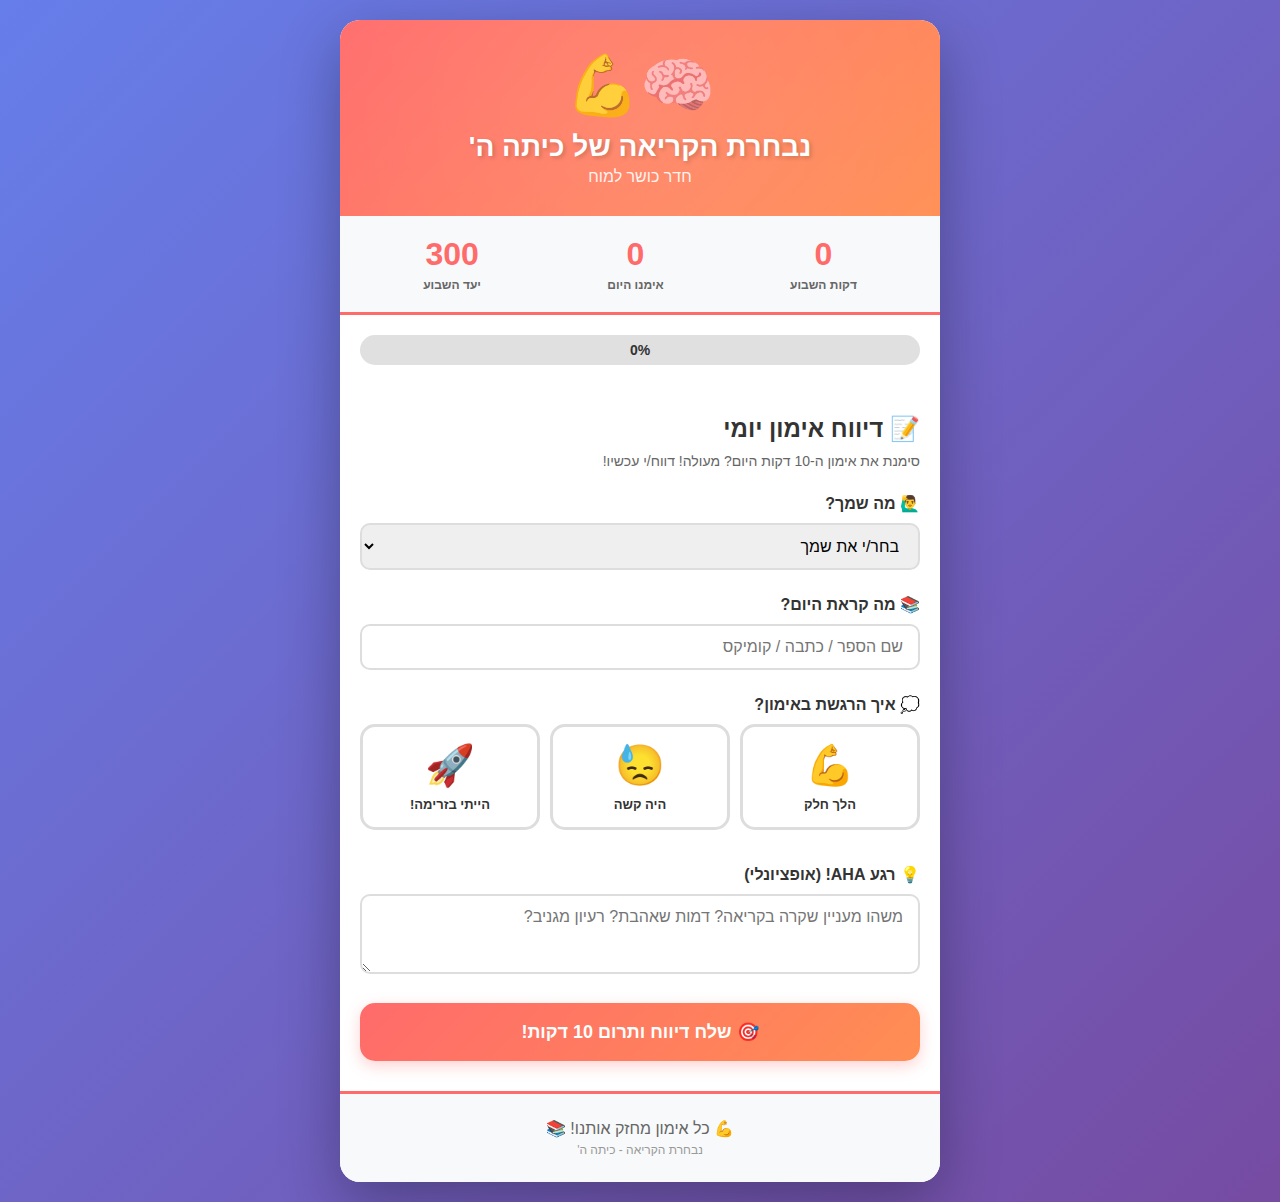
<file: index.html>
<!DOCTYPE html>
<html lang="he" dir="rtl">
<head>
    <meta charset="UTF-8">
    <meta name="viewport" content="width=device-width, initial-scale=1.0">
    <title>נבחרת הקריאה - כיתה ה'</title>
    <link rel="stylesheet" href="style.css">
<link rel="apple-touch-icon" href="icon-180.png">
<link rel="manifest" href="manifest.json">
<meta name="mobile-web-app-capable" content="yes">
<meta name="apple-mobile-web-app-capable" content="yes">
<meta name="apple-mobile-web-app-title" content="קריאה">
<meta name="theme-color" content="#FF6B6B">
</head>
<body>
    <div class="container">
        <!-- Header Section -->
        <header class="header">
            <div class="logo">🧠💪</div>
            <h1>נבחרת הקריאה של כיתה ה'</h1>
            <p class="subtitle">חדר כושר למוח</p>
        </header>

        <!-- Stats Banner -->
        <div class="stats-banner">
            <div class="stat-item">
                <div class="stat-number" id="totalMinutes">0</div>
                <div class="stat-label">דקות השבוע</div>
            </div>
            <div class="stat-item">
                <div class="stat-number" id="todayReaders">0</div>
                <div class="stat-label">אימנו היום</div>
            </div>
            <div class="stat-item">
                <div class="stat-number" id="weeklyGoal">300</div>
                <div class="stat-label">יעד השבוע</div>
            </div>
        </div>

        <!-- Progress Bar -->
        <div class="progress-container">
            <div class="progress-bar" id="progressBar"></div>
            <div class="progress-text" id="progressText">0%</div>
        </div>

        <!-- Main Form -->
        <div class="form-container">
            <h2>📝 דיווח אימון יומי</h2>
            <p class="form-description">סימנת את אימון ה-10 דקות היום? מעולה! דווח/י עכשיו!</p>

            <form id="readingForm">
                <!-- Student Name -->
                <div class="form-group">
                    <label for="studentName">🙋‍♂️ מה שמך?</label>
                    <select id="studentName" name="studentName" required>
                    <option value="">בחר/י את שמך</option>
                    <option value="אבא נועה">אבא נועה</option>
                    <option value="אבידר ליה">אבידר ליה</option>
                    <option value="אדר הר לב">אדר הר לב</option>
                    <option value="אמיגה רומי">אמיגה רומי</option>
                    <option value="אראל יונתן">אראל יונתן</option>
                    <option value="בניהו עומר">בניהו עומר</option>
                    <option value="ברנדשטטר בן">ברנדשטטר בן</option>
                    <option value="הראל אביגיל">הראל אביגיל</option>
                    <option value="וולפשטיין הילי">וולפשטיין הילי</option>
                    <option value="ווישלו דניאל">ווישלו דניאל</option>
                    <option value="זק רותם">זק רותם</option>
                    <option value="חביב מישל">חביב מישל</option>
                    <option value="חזות מילי">חזות מילי</option>
                    <option value="כהן אנה שרה">כהן אנה שרה</option>
                    <option value="כהן גיל">כהן גיל</option>
                    <option value="לדרמן מיכאל">לדרמן מיכאל</option>
                    <option value="לוי הילה">לוי הילה</option>
                    <option value="לוי קינן דויד">לוי קינן דויד</option>
                    <option value="מאור שי">מאור שי</option>
                    <option value="נעים דריה">נעים דריה</option>
                    <option value="פורר יאיר">פורר יאיר</option>
                    <option value="רבינוביץ רומי">רבינוביץ רומי</option>
                    <option value="רוזן עומר">רוזן עומר</option>
                    <option value="שטרית ארד">שטרית ארד</option>
                    <option value="שקלים רוי">שקלים רוי</option>
                    <option value="שרייבר קרני">שרייבר קרני</option>
                    <option value="תורגמן מתן">תורגמן מתן</option>
                    <option value="תורגמן מתן">רום-אמסילי גלי</option>
                        <!-- Add all student names here -->
                    </select>
                </div>

                <!-- What did you read -->
                <div class="form-group">
                    <label for="readingMaterial">📚 מה קראת היום?</label>
                    <input type="text" id="readingMaterial" name="readingMaterial" 
                           placeholder="שם הספר / כתבה / קומיקס" required>
                </div>

                <!-- How did it feel -->
                <div class="form-group">
                    <label>💭 איך הרגשת באימון?</label>
                    <div class="feeling-options">
                        <label class="feeling-card">
                            <input type="radio" name="feeling" value="easy" required>
                            <div class="feeling-content">
                                <div class="feeling-emoji">💪</div>
                                <div class="feeling-text">הלך חלק</div>
                            </div>
                        </label>
                        <label class="feeling-card">
                            <input type="radio" name="feeling" value="hard" required>
                            <div class="feeling-content">
                                <div class="feeling-emoji">😓</div>
                                <div class="feeling-text">היה קשה</div>
                            </div>
                        </label>
                        <label class="feeling-card">
                            <input type="radio" name="feeling" value="flow" required>
                            <div class="feeling-content">
                                <div class="feeling-emoji">🚀</div>
                                <div class="feeling-text">הייתי בזרימה!</div>
                            </div>
                        </label>
                    </div>
                </div>

                <!-- Optional AHA moment -->
                <div class="form-group">
                    <label for="ahaмомент">💡 רגע AHA! (אופציונלי)</label>
                    <textarea id="ahaMoment" name="ahaMoment" 
                              placeholder="משהו מעניין שקרה בקריאה? דמות שאהבת? רעיון מגניב?"></textarea>
                </div>

                <!-- Submit Button -->
                <button type="submit" class="submit-btn" id="submitBtn">
                    <span class="btn-text">🎯 שלח דיווח ותרום 10 דקות!</span>
                </button>
            </form>
        </div>

        <!-- Success Message -->
        <div class="success-message" id="successMessage">
            <div class="success-content">
                <div class="success-icon">🎉</div>
                <h2>כל הכבוד!</h2>
                <p>תרמת <strong>10 דקות</strong> לנבחרת!</p>
                <p class="success-subtitle">המורה תעדכן את לוח התוצאות בקרוב.</p>
                <button class="close-btn" onclick="closeSuccessMessage()">סגור</button>
            </div>
        </div>

        <!-- Footer -->
        <footer class="footer">
            <p>💪 כל אימון מחזק אותנו! 📚</p>
            <p class="footer-small">נבחרת הקריאה - כיתה ה'</p>
        </footer>
    </div>

    <script src="script.js"></script>
</body>
</html>
</file>
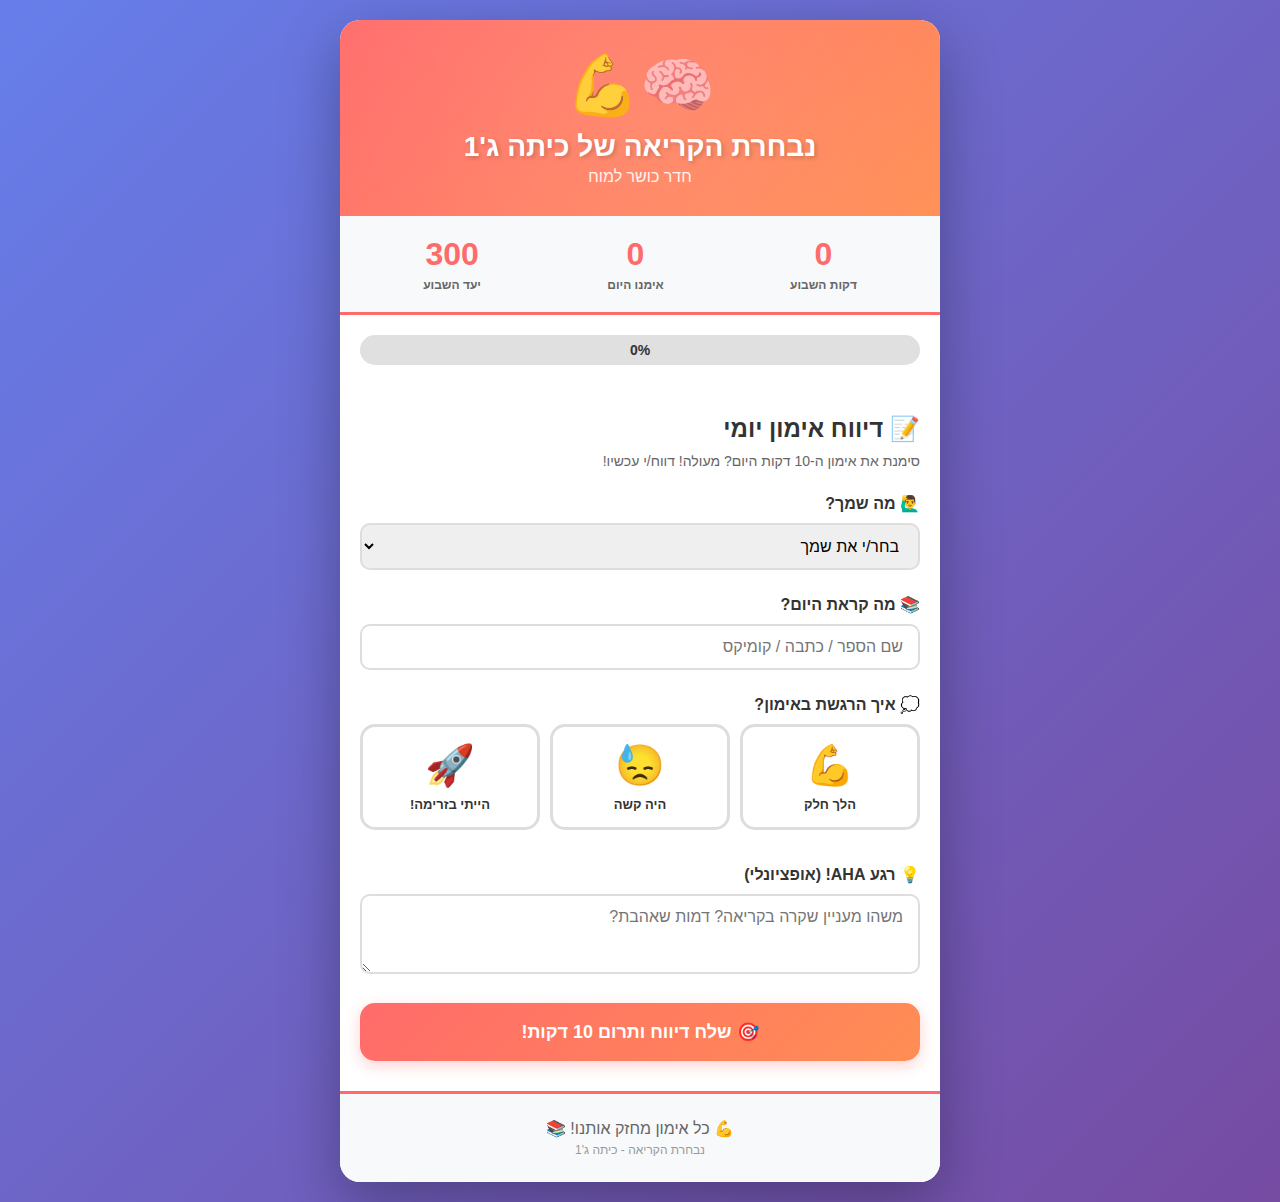
<file: tracker-g1/index.html>
<!DOCTYPE html>
<html lang="he" dir="rtl">
<head>
    <meta charset="UTF-8">
    <meta name="viewport" content="width=device-width, initial-scale=1.0">
    <title>נבחרת הקריאה - כיתה ג'1</title>
    <link rel="stylesheet" href="../style.css">
    <style>
        /* תיקון קטן כדי שהעיצוב יעבוד גם בתיקייה פנימית */
        body { background-color: #f3f4f6; }
    </style>
</head>
<body>
    <div class="container">
        <header class="header">
            <div class="logo">🧠💪</div>
            <h1>נבחרת הקריאה של כיתה ג'1</h1>
            <p class="subtitle">חדר כושר למוח</p>
        </header>

        <div class="stats-banner">
            <div class="stat-item">
                <div class="stat-number" id="totalMinutes">0</div>
                <div class="stat-label">דקות השבוע</div>
            </div>
            <div class="stat-item">
                <div class="stat-number" id="todayReaders">0</div>
                <div class="stat-label">אימנו היום</div>
            </div>
            <div class="stat-item">
                <div class="stat-number" id="weeklyGoal">300</div>
                <div class="stat-label">יעד השבוע</div>
            </div>
        </div>

        <div class="progress-container">
            <div class="progress-bar" id="progressBar"></div>
            <div class="progress-text" id="progressText">0%</div>
        </div>

        <div class="form-container">
            <h2>📝 דיווח אימון יומי</h2>
            <p class="form-description">סימנת את אימון ה-10 דקות היום? מעולה! דווח/י עכשיו!</p>

            <form id="readingForm">
                <div class="form-group">
                    <label for="studentName">🙋‍♂️ מה שמך?</label>
                    <select id="studentName" name="studentName" required>
                        <option value="">בחר/י את שמך</option>
                        <option value="אביגיל בן אבי">אביגיל בן אבי</option>
                        <option value="אדם ברגר">אדם ברגר</option>
                        <option value="אופיר זיו">אופיר זיו</option>
                        <option value="אופיר כהנים">אופיר כהנים</option>
                        <option value="אופיר שמאלוב">אופיר שמאלוב</option>
                        <option value="אמילי סנדלר">אמילי סנדלר</option>
                        <option value="ארז פריטש-רייף">ארז פריטש-רייף</option>
                        <option value="בר רוזן">בר רוזן</option>
                        <option value="גיא אליהו">גיא אליהו</option>
                        <option value="היילי פלקסי">היילי פלקסי</option>
                        <option value="יהונתן פלד">יהונתן פלד</option>
                        <option value="לי ניב">לי ניב</option>
                        <option value="ליאור קריבושי">ליאור קריבושי</option>
                        <option value="ליה רון">ליה רון</option>
                        <option value="מיה טמבור">מיה טמבור</option>
                        <option value="מיה פרלן">מיה פרלן</option>
                        <option value="נטע ורון">נטע ורון</option>
                        <option value="נינה מירקין">נינה מירקין</option>
                        <option value="עידו אביטל">עידו אביטל</option>
                        <option value="פלג אילוז הורוביץ">פלג אילוז הורוביץ</option>
                        <option value="רוי בר לב">רוי בר לב</option>
                        <option value="רוי גינדי לוי">רוי גינדי לוי</option>
                        <option value="שחר מאורי">שחר מאורי</option>
                    </select>
                </div>

                <div class="form-group">
                    <label for="readingMaterial">📚 מה קראת היום?</label>
                    <input type="text" id="readingMaterial" name="readingMaterial" 
                           placeholder="שם הספר / כתבה / קומיקס" required>
                </div>

                <div class="form-group">
                    <label>💭 איך הרגשת באימון?</label>
                    <div class="feeling-options">
                        <label class="feeling-card">
                            <input type="radio" name="feeling" value="easy" required>
                            <div class="feeling-content">
                                <div class="feeling-emoji">💪</div>
                                <div class="feeling-text">הלך חלק</div>
                            </div>
                        </label>
                        <label class="feeling-card">
                            <input type="radio" name="feeling" value="hard" required>
                            <div class="feeling-content">
                                <div class="feeling-emoji">😓</div>
                                <div class="feeling-text">היה קשה</div>
                            </div>
                        </label>
                        <label class="feeling-card">
                            <input type="radio" name="feeling" value="flow" required>
                            <div class="feeling-content">
                                <div class="feeling-emoji">🚀</div>
                                <div class="feeling-text">הייתי בזרימה!</div>
                            </div>
                        </label>
                    </div>
                </div>

                <div class="form-group">
                    <label for="ahaMoment">💡 רגע AHA! (אופציונלי)</label>
                    <textarea id="ahaMoment" name="ahaMoment" 
                              placeholder="משהו מעניין שקרה בקריאה? דמות שאהבת?"></textarea>
                </div>

                <button type="submit" class="submit-btn" id="submitBtn">
                    <span class="btn-text">🎯 שלח דיווח ותרום 10 דקות!</span>
                </button>
            </form>
        </div>

        <div class="success-message" id="successMessage">
            <div class="success-content">
                <div class="success-icon">🎉</div>
                <h2>כל הכבוד!</h2>
                <p>תרמת <strong>10 דקות</strong> לנבחרת!</p>
                <button class="close-btn" onclick="closeSuccessMessage()">סגור</button>
            </div>
        </div>

        <footer class="footer">
            <p>💪 כל אימון מחזק אותנו! 📚</p>
            <p class="footer-small">נבחרת הקריאה - כיתה ג'1</p>
        </footer>
    </div>

    <script src="script.js"></script>
</body>
</html>
</file>
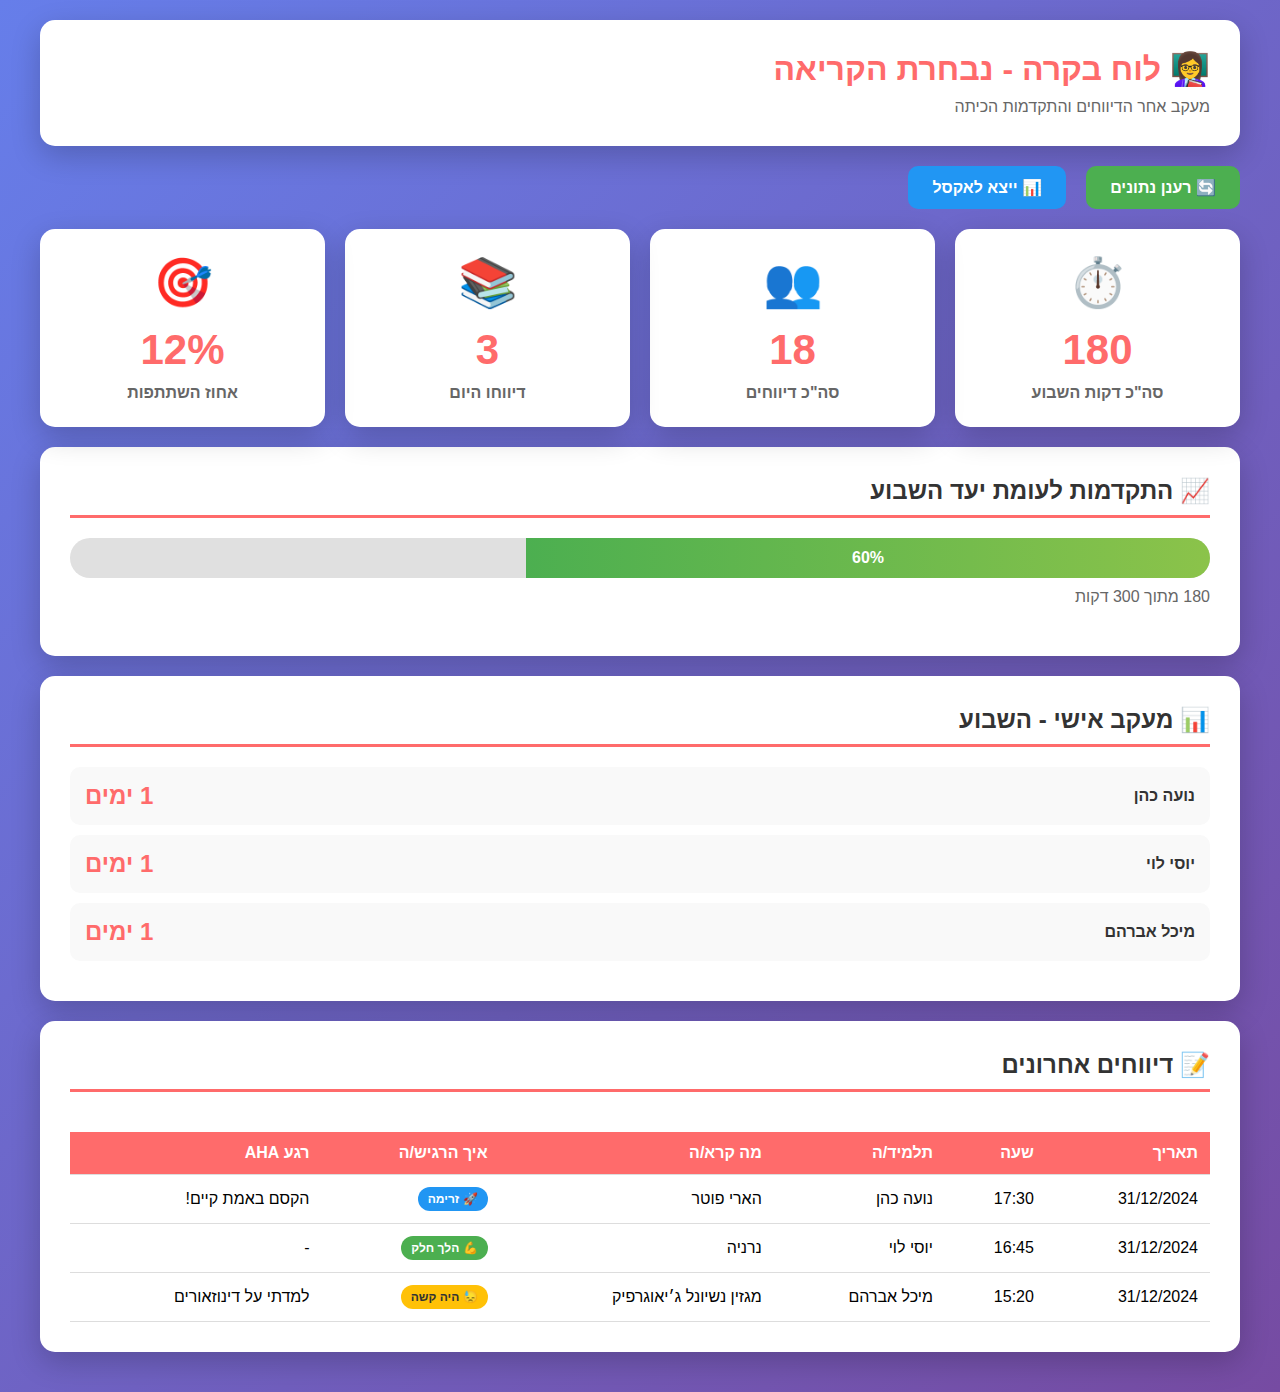
<file: admin.html>
<!DOCTYPE html>
<html lang="he" dir="rtl">
<head>
    <meta charset="UTF-8">
    <meta name="viewport" content="width=device-width, initial-scale=1.0">
    <title>לוח בקרה - נבחרת הקריאה</title>
    <style>
        * {
            margin: 0;
            padding: 0;
            box-sizing: border-box;
        }

        body {
            font-family: 'Segoe UI', Tahoma, Geneva, Verdana, sans-serif;
            background: linear-gradient(135deg, #667eea 0%, #764ba2 100%);
            min-height: 100vh;
            padding: 20px;
            direction: rtl;
        }

        .dashboard {
            max-width: 1200px;
            margin: 0 auto;
        }

        .header {
            background: white;
            padding: 30px;
            border-radius: 15px;
            margin-bottom: 20px;
            box-shadow: 0 10px 30px rgba(0,0,0,0.2);
        }

        .header h1 {
            color: #FF6B6B;
            font-size: 32px;
            margin-bottom: 10px;
        }

        .header p {
            color: #666;
            font-size: 16px;
        }

        .stats-grid {
            display: grid;
            grid-template-columns: repeat(auto-fit, minmax(250px, 1fr));
            gap: 20px;
            margin-bottom: 20px;
        }

        .stat-card {
            background: white;
            padding: 25px;
            border-radius: 15px;
            box-shadow: 0 10px 30px rgba(0,0,0,0.2);
            text-align: center;
        }

        .stat-card .icon {
            font-size: 48px;
            margin-bottom: 15px;
        }

        .stat-card .value {
            font-size: 42px;
            font-weight: bold;
            color: #FF6B6B;
            margin-bottom: 10px;
        }

        .stat-card .label {
            font-size: 16px;
            color: #666;
            font-weight: 600;
        }

        .card {
            background: white;
            padding: 30px;
            border-radius: 15px;
            box-shadow: 0 10px 30px rgba(0,0,0,0.2);
            margin-bottom: 20px;
        }

        .card h2 {
            color: #333;
            font-size: 24px;
            margin-bottom: 20px;
            border-bottom: 3px solid #FF6B6B;
            padding-bottom: 10px;
        }

        .progress-section {
            margin: 20px 0;
        }

        .progress-bar-container {
            background: #e0e0e0;
            height: 40px;
            border-radius: 20px;
            overflow: hidden;
            position: relative;
            margin-bottom: 10px;
        }

        .progress-bar-fill {
            height: 100%;
            background: linear-gradient(90deg, #4CAF50 0%, #8BC34A 100%);
            transition: width 0.5s ease;
            display: flex;
            align-items: center;
            justify-content: center;
            color: white;
            font-weight: bold;
        }

        .data-table {
            width: 100%;
            border-collapse: collapse;
            margin-top: 20px;
        }

        .data-table th,
        .data-table td {
            padding: 12px;
            text-align: right;
            border-bottom: 1px solid #ddd;
        }

        .data-table th {
            background: #FF6B6B;
            color: white;
            font-weight: bold;
        }

        .data-table tr:hover {
            background: #f5f5f5;
        }

        .feeling-badge {
            display: inline-block;
            padding: 5px 10px;
            border-radius: 20px;
            font-size: 12px;
            font-weight: bold;
        }

        .feeling-easy {
            background: #4CAF50;
            color: white;
        }

        .feeling-hard {
            background: #FFC107;
            color: #333;
        }

        .feeling-flow {
            background: #2196F3;
            color: white;
        }

        .refresh-btn {
            background: #4CAF50;
            color: white;
            border: none;
            padding: 12px 24px;
            border-radius: 10px;
            font-size: 16px;
            font-weight: bold;
            cursor: pointer;
            transition: all 0.3s ease;
        }

        .refresh-btn:hover {
            background: #45a049;
            transform: translateY(-2px);
        }

        .export-btn {
            background: #2196F3;
            color: white;
            border: none;
            padding: 12px 24px;
            border-radius: 10px;
            font-size: 16px;
            font-weight: bold;
            cursor: pointer;
            margin-right: 10px;
            transition: all 0.3s ease;
        }

        .export-btn:hover {
            background: #0b7dda;
            transform: translateY(-2px);
        }

        .btn-group {
            display: flex;
            gap: 10px;
            margin-bottom: 20px;
        }

        .no-data {
            text-align: center;
            color: #999;
            padding: 40px;
            font-size: 18px;
        }

        .student-card {
            background: #f9f9f9;
            padding: 15px;
            border-radius: 10px;
            margin-bottom: 10px;
            display: flex;
            justify-content: space-between;
            align-items: center;
        }

        .student-name {
            font-weight: bold;
            color: #333;
        }

        .student-days {
            color: #FF6B6B;
            font-size: 24px;
            font-weight: bold;
        }

        @media (max-width: 768px) {
            .stats-grid {
                grid-template-columns: 1fr;
            }
            
            .data-table {
                font-size: 12px;
            }
            
            .data-table th,
            .data-table td {
                padding: 8px 4px;
            }
        }
    </style>
</head>
<body>
    <div class="dashboard">
        <!-- Header -->
        <div class="header">
            <h1>👩‍🏫 לוח בקרה - נבחרת הקריאה</h1>
            <p>מעקב אחר הדיווחים והתקדמות הכיתה</p>
        </div>

        <!-- Action Buttons -->
        <div class="btn-group">
            <button class="refresh-btn" onclick="loadData()">🔄 רענן נתונים</button>
            <button class="export-btn" onclick="exportToCSV()">📊 ייצא לאקסל</button>
        </div>

        <!-- Stats Cards -->
        <div class="stats-grid">
            <div class="stat-card">
                <div class="icon">⏱️</div>
                <div class="value" id="totalMinutes">0</div>
                <div class="label">סה"כ דקות השבוע</div>
            </div>
            <div class="stat-card">
                <div class="icon">👥</div>
                <div class="value" id="totalReports">0</div>
                <div class="label">סה"כ דיווחים</div>
            </div>
            <div class="stat-card">
                <div class="icon">📚</div>
                <div class="value" id="todayReaders">0</div>
                <div class="label">דיווחו היום</div>
            </div>
            <div class="stat-card">
                <div class="icon">🎯</div>
                <div class="value" id="participationRate">0%</div>
                <div class="label">אחוז השתתפות</div>
            </div>
        </div>

        <!-- Weekly Progress -->
        <div class="card">
            <h2>📈 התקדמות לעומת יעד השבוע</h2>
            <div class="progress-section">
                <div class="progress-bar-container">
                    <div class="progress-bar-fill" id="weeklyProgress">0%</div>
                </div>
                <p id="progressText" style="color: #666; font-size: 16px;">0 מתוך 300 דקות</p>
            </div>
        </div>

        <!-- Individual Tracking -->
        <div class="card">
            <h2>📊 מעקב אישי - השבוע</h2>
            <div id="studentTracking">
                <div class="no-data">טוען נתונים...</div>
            </div>
        </div>

        <!-- Recent Reports -->
        <div class="card">
            <h2>📝 דיווחים אחרונים</h2>
            <div style="overflow-x: auto;">
                <table class="data-table">
                    <thead>
                        <tr>
                            <th>תאריך</th>
                            <th>שעה</th>
                            <th>תלמיד/ה</th>
                            <th>מה קרא/ה</th>
                            <th>איך הרגיש/ה</th>
                            <th>רגע AHA</th>
                        </tr>
                    </thead>
                    <tbody id="reportsTable">
                        <tr>
                            <td colspan="6" class="no-data">טוען נתונים...</td>
                        </tr>
                    </tbody>
                </table>
            </div>
        </div>
    </div>

    <script>
        // Configuration - Replace with your Google Sheet ID
        const SHEET_ID = '1IvkDhUe5r_IIIu7qJ0HbzyzIuBeO8RuDxg4k93sYzTo';
        const SHEET_NAME = 'דיווחים';
        const API_KEY = 'YOUR_GOOGLE_API_KEY_HERE'; // Optional: for public access

        // Load data on page load
        window.addEventListener('DOMContentLoaded', loadData);

        async function loadData() {
            // Note: This uses Google Sheets as a database
            // You'll need to make your sheet public or use Google Sheets API
            
            // For demo purposes, we'll use mock data
            // Replace this with actual Google Sheets API call
            
            const mockData = generateMockData();
            updateDashboard(mockData);
        }

        function generateMockData() {
            // This is mock data for demonstration
            // Replace with actual data from Google Sheets
            return {
                reports: [
                    {date: '31/12/2024', time: '17:30', student: 'נועה כהן', material: 'הארי פוטר', feeling: 'flow', aha: 'הקסם באמת קיים!'},
                    {date: '31/12/2024', time: '16:45', student: 'יוסי לוי', material: 'נרניה', feeling: 'easy', aha: ''},
                    {date: '31/12/2024', time: '15:20', student: 'מיכל אברהם', material: 'מגזין נשיונל ג׳יאוגרפיק', feeling: 'hard', aha: 'למדתי על דינוזאורים'},
                ],
                weeklyMinutes: 180,
                totalReports: 18,
                todayReaders: 3,
                totalStudents: 25
            };
        }

        function updateDashboard(data) {
            // Update stats
            document.getElementById('totalMinutes').textContent = data.weeklyMinutes;
            document.getElementById('totalReports').textContent = data.totalReports;
            document.getElementById('todayReaders').textContent = data.todayReaders;
            
            const participationRate = Math.round((data.todayReaders / data.totalStudents) * 100);
            document.getElementById('participationRate').textContent = participationRate + '%';
            
            // Update progress bar
            const weeklyGoal = 300;
            const progress = Math.min((data.weeklyMinutes / weeklyGoal) * 100, 100);
            document.getElementById('weeklyProgress').style.width = progress + '%';
            document.getElementById('weeklyProgress').textContent = Math.round(progress) + '%';
            document.getElementById('progressText').textContent = 
                `${data.weeklyMinutes} מתוך ${weeklyGoal} דקות`;
            
            // Update reports table
            updateReportsTable(data.reports);
            
            // Update student tracking
            updateStudentTracking(data.reports);
        }

        function updateReportsTable(reports) {
            const tbody = document.getElementById('reportsTable');
            
            if (reports.length === 0) {
                tbody.innerHTML = '<tr><td colspan="6" class="no-data">אין דיווחים עדיין</td></tr>';
                return;
            }
            
            tbody.innerHTML = reports.map(report => `
                <tr>
                    <td>${report.date}</td>
                    <td>${report.time}</td>
                    <td>${report.student}</td>
                    <td>${report.material}</td>
                    <td><span class="feeling-badge feeling-${report.feeling}">
                        ${getFeelingText(report.feeling)}
                    </span></td>
                    <td>${report.aha || '-'}</td>
                </tr>
            `).join('');
        }

        function updateStudentTracking(reports) {
            // Count reports per student
            const studentCounts = {};
            reports.forEach(report => {
                studentCounts[report.student] = (studentCounts[report.student] || 0) + 1;
            });
            
            // Sort by count
            const sorted = Object.entries(studentCounts).sort((a, b) => b[1] - a[1]);
            
            const container = document.getElementById('studentTracking');
            
            if (sorted.length === 0) {
                container.innerHTML = '<div class="no-data">אין דיווחים עדיין</div>';
                return;
            }
            
            container.innerHTML = sorted.map(([name, count]) => `
                <div class="student-card">
                    <span class="student-name">${name}</span>
                    <span class="student-days">${count} ימים</span>
                </div>
            `).join('');
        }

        function getFeelingText(feeling) {
            const feelings = {
                'easy': '💪 הלך חלק',
                'hard': '😓 היה קשה',
                'flow': '🚀 זרימה'
            };
            return feelings[feeling] || feeling;
        }

        function exportToCSV() {
            alert('פונקציה זו תייצא את הנתונים מGoogle Sheets ישירות.\nפשוט פתחי את הגיליון ולחצי File > Download > CSV');
        }

        // Auto-refresh every 5 minutes
        setInterval(loadData, 5 * 60 * 1000);
    </script>
</body>
</html>
</file>
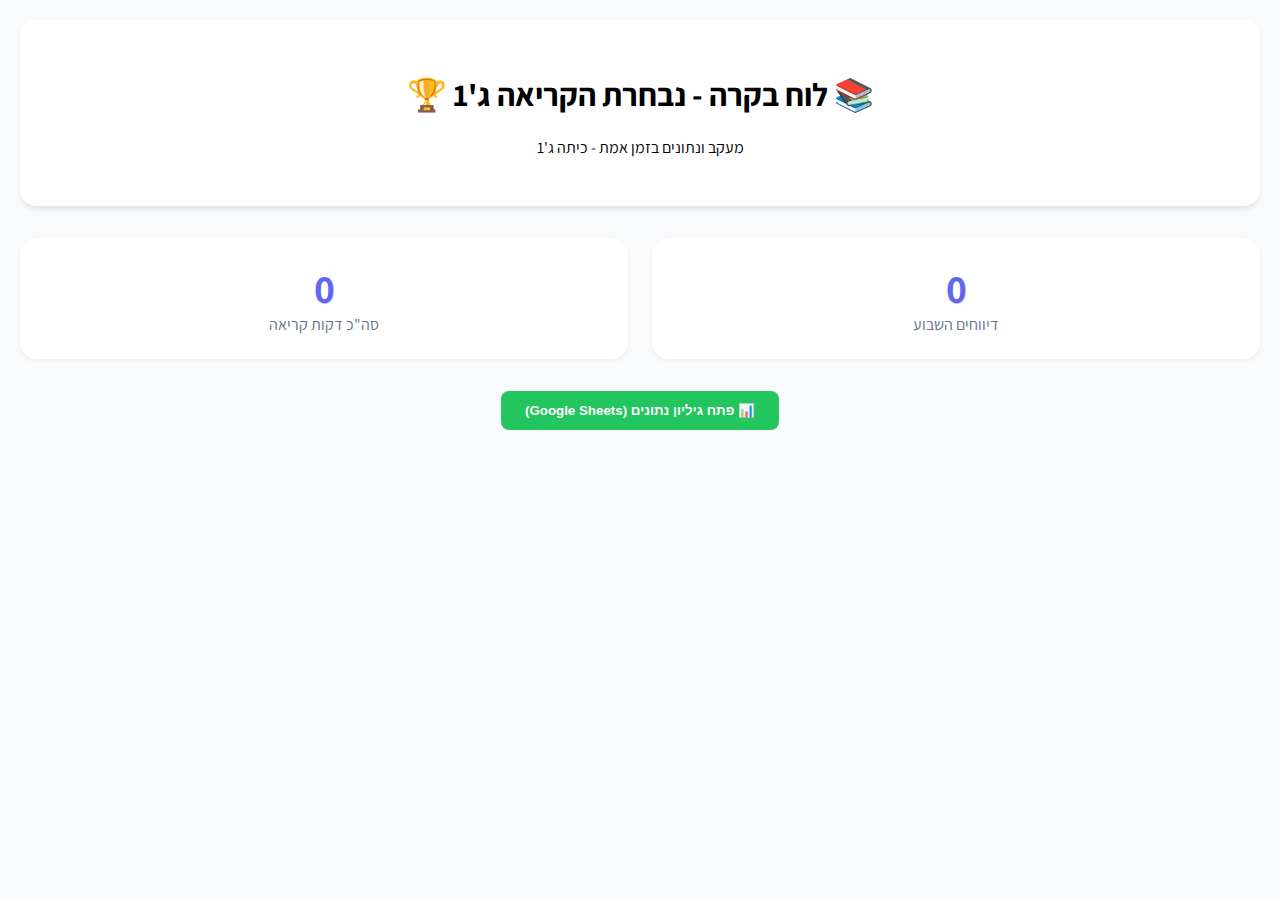
<file: tracker-g1/admin.html>
<!DOCTYPE html>
<html lang="he" dir="rtl">
<head>
    <meta charset="UTF-8">
    <meta name="viewport" content="width=device-width, initial-scale=1.0">
    <title>לוח בקרה - נבחרת הקריאה ג'1</title>
    <link href="https://fonts.googleapis.com/css2?family=Assistant:wght@400;600;700&display=swap" rel="stylesheet">
    <style>
        :root {
            --primary: #6366f1;
            --bg: #f8fafc;
        }
        body { 
            font-family: 'Assistant', sans-serif; 
            background-color: var(--bg); 
            margin: 0; padding: 20px; 
            direction: rtl;
        }
        .header {
            background: white;
            padding: 2rem;
            border-radius: 1rem;
            box-shadow: 0 4px 6px -1px rgba(0,0,0,0.1);
            margin-bottom: 2rem;
            text-align: center;
        }
        .stats-grid {
            display: grid;
            grid-template-columns: repeat(auto-fit, minmax(200px, 1fr));
            gap: 1.5rem;
            margin-bottom: 2rem;
        }
        .card {
            background: white;
            padding: 1.5rem;
            border-radius: 1rem;
            box-shadow: 0 2px 4px rgba(0,0,0,0.05);
            text-align: center;
        }
        .value { font-size: 2.5rem; font-weight: 700; color: var(--primary); }
        .label { color: #64748b; font-size: 1rem; }
    </style>
</head>
<body>
    <div class="header">
        <h1>📚 לוח בקרה - נבחרת הקריאה ג'1 🏆</h1>
        <p>מעקב ונתונים בזמן אמת - כיתה ג'1</p>
    </div>

    <div class="stats-grid">
        <div class="card">
            <div id="total-reports" class="value">...</div>
            <div class="label">דיווחים השבוע</div>
        </div>
        <div class="card">
            <div id="total-minutes" class="value">...</div>
            <div class="label">סה"כ דקות קריאה</div>
        </div>
    </div>

    <div style="text-align: center; margin-top: 2rem;">
        <button onclick="window.open('https://docs.google.com/spreadsheets/d/1Md5UPiPtMs-q_ZHXke54neZ6pWZj5V8wwEK7r6o5tFc/edit', '_blank')" 
                style="background: #22c55e; color: white; border: none; padding: 12px 24px; border-radius: 8px; cursor: pointer; font-weight: 600;">
            📊 פתח גיליון נתונים (Google Sheets)
        </button>
    </div>

    <script>
        // CONFIGURATION - הנתונים המדויקים של ג'1
        const SHEET_ID = '1Md5UPiPtMs-q_ZHXke54neZ6pWZj5V8wwEK7r6o5tFc';
        const SCRIPT_URL = 'https://script.google.com/macros/s/AKfycbyEJi8Y9QD_8XVqiip2cujEhV6Ue9GySSpekmr_-wYdP_MbgY0LJGfukencB7HDCji-Ag/exec';

        // כאן הקוד שמושך את הנתונים ומציג אותם בדף
        async function init() {
            try {
                // סימולציה של טעינה - כאן יבוא הקוד המלא של משיכת הנתונים
                document.getElementById('total-reports').innerText = '0';
                document.getElementById('total-minutes').innerText = '0';
            } catch (e) { console.error(e); }
        }
        init();
    </script>
</body>
</html>
</file>
<file: style.css>
/* נבחרת הקריאה - כיתה ה' | עיצוב */

/* ===== GENERAL STYLES ===== */
* {
    margin: 0;
    padding: 0;
    box-sizing: border-box;
}

body {
    font-family: 'Segoe UI', Tahoma, Geneva, Verdana, sans-serif;
    background: linear-gradient(135deg, #667eea 0%, #764ba2 100%);
    min-height: 100vh;
    padding: 20px;
    direction: rtl;
}

.container {
    max-width: 600px;
    margin: 0 auto;
    background: white;
    border-radius: 20px;
    box-shadow: 0 20px 60px rgba(0,0,0,0.3);
    overflow: hidden;
}

/* ===== HEADER ===== */
.header {
    background: linear-gradient(135deg, #FF6B6B 0%, #FF8E53 100%);
    color: white;
    padding: 30px 20px;
    text-align: center;
    position: relative;
    overflow: hidden;
}

.header::before {
    content: '';
    position: absolute;
    top: -50%;
    right: -50%;
    width: 200%;
    height: 200%;
    background: radial-gradient(circle, rgba(255,255,255,0.1) 0%, transparent 70%);
    animation: pulse 3s ease-in-out infinite;
}

@keyframes pulse {
    0%, 100% { transform: scale(1); }
    50% { transform: scale(1.1); }
}

.logo {
    font-size: 60px;
    margin-bottom: 10px;
    animation: bounce 2s ease-in-out infinite;
}

@keyframes bounce {
    0%, 100% { transform: translateY(0); }
    50% { transform: translateY(-10px); }
}

.header h1 {
    font-size: 28px;
    font-weight: bold;
    margin-bottom: 5px;
    text-shadow: 2px 2px 4px rgba(0,0,0,0.2);
}

.subtitle {
    font-size: 16px;
    opacity: 0.9;
}

/* ===== STATS BANNER ===== */
.stats-banner {
    display: flex;
    justify-content: space-around;
    padding: 20px;
    background: #f8f9fa;
    border-bottom: 3px solid #FF6B6B;
}

.stat-item {
    text-align: center;
}

.stat-number {
    font-size: 32px;
    font-weight: bold;
    color: #FF6B6B;
    margin-bottom: 5px;
}

.stat-label {
    font-size: 12px;
    color: #666;
    font-weight: 600;
}

/* ===== PROGRESS BAR ===== */
.progress-container {
    margin: 20px;
    background: #e0e0e0;
    height: 30px;
    border-radius: 15px;
    overflow: hidden;
    position: relative;
}

.progress-bar {
    height: 100%;
    background: linear-gradient(90deg, #4CAF50 0%, #8BC34A 100%);
    transition: width 0.5s ease;
    width: 0%;
}

.progress-text {
    position: absolute;
    top: 50%;
    left: 50%;
    transform: translate(-50%, -50%);
    font-weight: bold;
    color: #333;
    font-size: 14px;
}

/* ===== FORM CONTAINER ===== */
.form-container {
    padding: 30px 20px;
}

.form-container h2 {
    color: #333;
    margin-bottom: 10px;
    font-size: 24px;
}

.form-description {
    color: #666;
    margin-bottom: 25px;
    font-size: 14px;
}

/* ===== FORM GROUPS ===== */
.form-group {
    margin-bottom: 25px;
}

.form-group label {
    display: block;
    font-weight: 600;
    color: #333;
    margin-bottom: 10px;
    font-size: 16px;
}

.form-group input[type="text"],
.form-group select,
.form-group textarea {
    width: 100%;
    padding: 12px 15px;
    border: 2px solid #ddd;
    border-radius: 10px;
    font-size: 16px;
    transition: all 0.3s ease;
    font-family: inherit;
}

.form-group input[type="text"]:focus,
.form-group select:focus,
.form-group textarea:focus {
    outline: none;
    border-color: #FF6B6B;
    box-shadow: 0 0 0 3px rgba(255, 107, 107, 0.1);
}

.form-group textarea {
    min-height: 80px;
    resize: vertical;
}

/* ===== FEELING OPTIONS ===== */
.feeling-options {
    display: grid;
    grid-template-columns: repeat(3, 1fr);
    gap: 10px;
}

.feeling-card {
    cursor: pointer;
    border: 3px solid #ddd;
    border-radius: 15px;
    padding: 15px 10px;
    text-align: center;
    transition: all 0.3s ease;
    background: white;
}

.feeling-card:hover {
    transform: translateY(-5px);
    box-shadow: 0 5px 15px rgba(0,0,0,0.1);
}

.feeling-card input[type="radio"] {
    display: none;
}

.feeling-card input[type="radio"]:checked + .feeling-content {
    color: #FF6B6B;
}

.feeling-card input[type="radio"]:checked + .feeling-content .feeling-emoji {
    transform: scale(1.3);
}

.feeling-card:has(input[type="radio"]:checked) {
    border-color: #FF6B6B;
    background: #fff5f5;
}

.feeling-emoji {
    font-size: 40px;
    margin-bottom: 8px;
    transition: transform 0.3s ease;
}

.feeling-text {
    font-size: 13px;
    font-weight: 600;
}

/* ===== SUBMIT BUTTON ===== */
.submit-btn {
    width: 100%;
    padding: 18px;
    background: linear-gradient(135deg, #FF6B6B 0%, #FF8E53 100%);
    color: white;
    border: none;
    border-radius: 15px;
    font-size: 18px;
    font-weight: bold;
    cursor: pointer;
    transition: all 0.3s ease;
    box-shadow: 0 5px 15px rgba(255, 107, 107, 0.3);
}

.submit-btn:hover {
    transform: translateY(-2px);
    box-shadow: 0 8px 25px rgba(255, 107, 107, 0.4);
}

.submit-btn:active {
    transform: translateY(0);
}

.submit-btn:disabled {
    opacity: 0.6;
    cursor: not-allowed;
}

/* ===== SUCCESS MESSAGE ===== */
.success-message {
    display: none;
    position: fixed;
    top: 0;
    left: 0;
    right: 0;
    bottom: 0;
    background: rgba(0,0,0,0.8);
    z-index: 1000;
    justify-content: center;
    align-items: center;
    animation: fadeIn 0.3s ease;
}

.success-message.show {
    display: flex;
}

@keyframes fadeIn {
    from { opacity: 0; }
    to { opacity: 1; }
}

.success-content {
    background: white;
    padding: 40px;
    border-radius: 20px;
    text-align: center;
    max-width: 400px;
    animation: slideUp 0.5s ease;
}

@keyframes slideUp {
    from {
        transform: translateY(50px);
        opacity: 0;
    }
    to {
        transform: translateY(0);
        opacity: 1;
    }
}

.success-icon {
    font-size: 80px;
    margin-bottom: 20px;
    animation: celebration 0.6s ease;
}

@keyframes celebration {
    0%, 100% { transform: scale(1) rotate(0deg); }
    25% { transform: scale(1.2) rotate(-10deg); }
    75% { transform: scale(1.2) rotate(10deg); }
}

.success-content h2 {
    color: #4CAF50;
    font-size: 32px;
    margin-bottom: 15px;
}

.success-content p {
    color: #666;
    font-size: 18px;
    margin-bottom: 10px;
}

.success-content strong {
    color: #FF6B6B;
    font-size: 24px;
}

.success-subtitle {
    font-size: 14px !important;
    color: #999 !important;
    margin-top: 15px;
}

.close-btn {
    margin-top: 25px;
    padding: 12px 30px;
    background: #4CAF50;
    color: white;
    border: none;
    border-radius: 10px;
    font-size: 16px;
    font-weight: bold;
    cursor: pointer;
    transition: all 0.3s ease;
}

.close-btn:hover {
    background: #45a049;
    transform: scale(1.05);
}

/* ===== FOOTER ===== */
.footer {
    background: #f8f9fa;
    padding: 20px;
    text-align: center;
    color: #666;
    border-top: 3px solid #FF6B6B;
}

.footer p {
    margin: 5px 0;
}

.footer-small {
    font-size: 12px;
    color: #999;
}

/* ===== RESPONSIVE ===== */
@media (max-width: 480px) {
    body {
        padding: 10px;
    }
    
    .header h1 {
        font-size: 22px;
    }
    
    .logo {
        font-size: 50px;
    }
    
    .stat-number {
        font-size: 24px;
    }
    
    .feeling-options {
        grid-template-columns: 1fr;
    }
    
    .form-container {
        padding: 20px 15px;
    }
}
</file>
